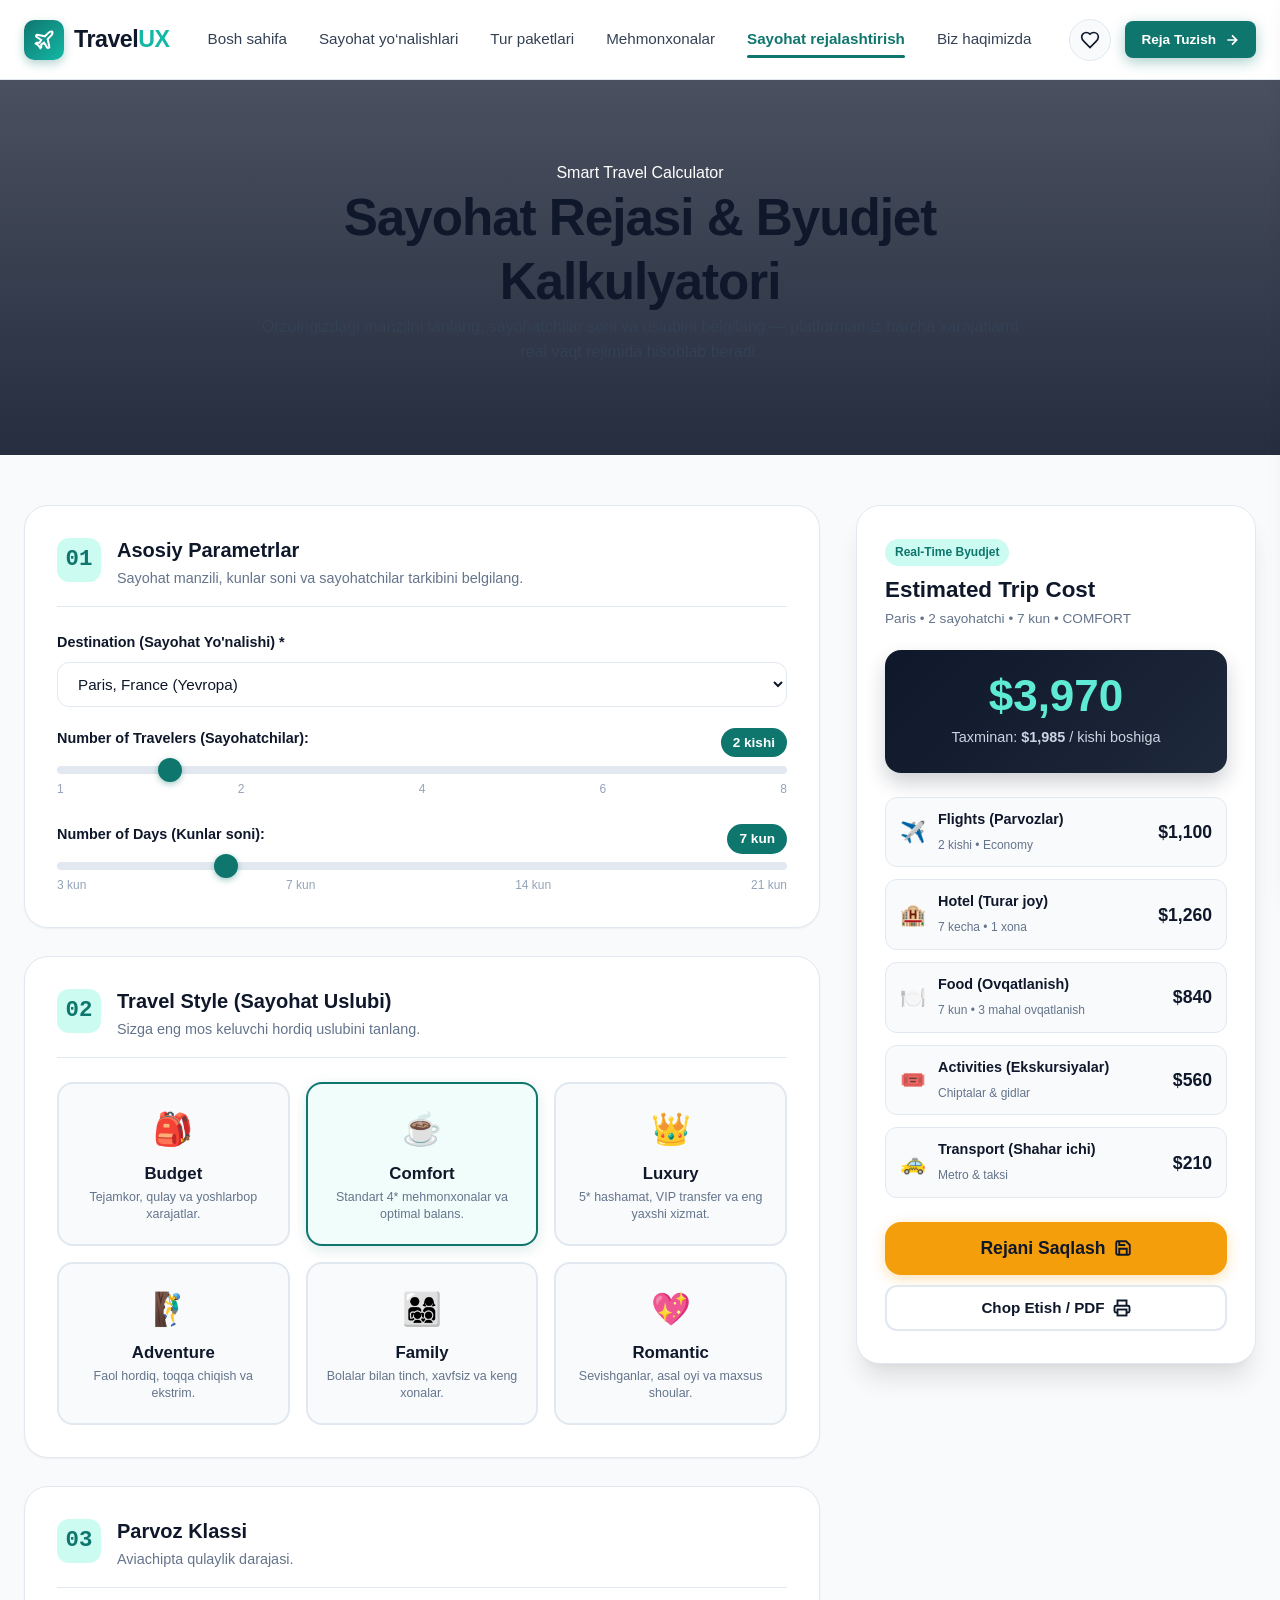
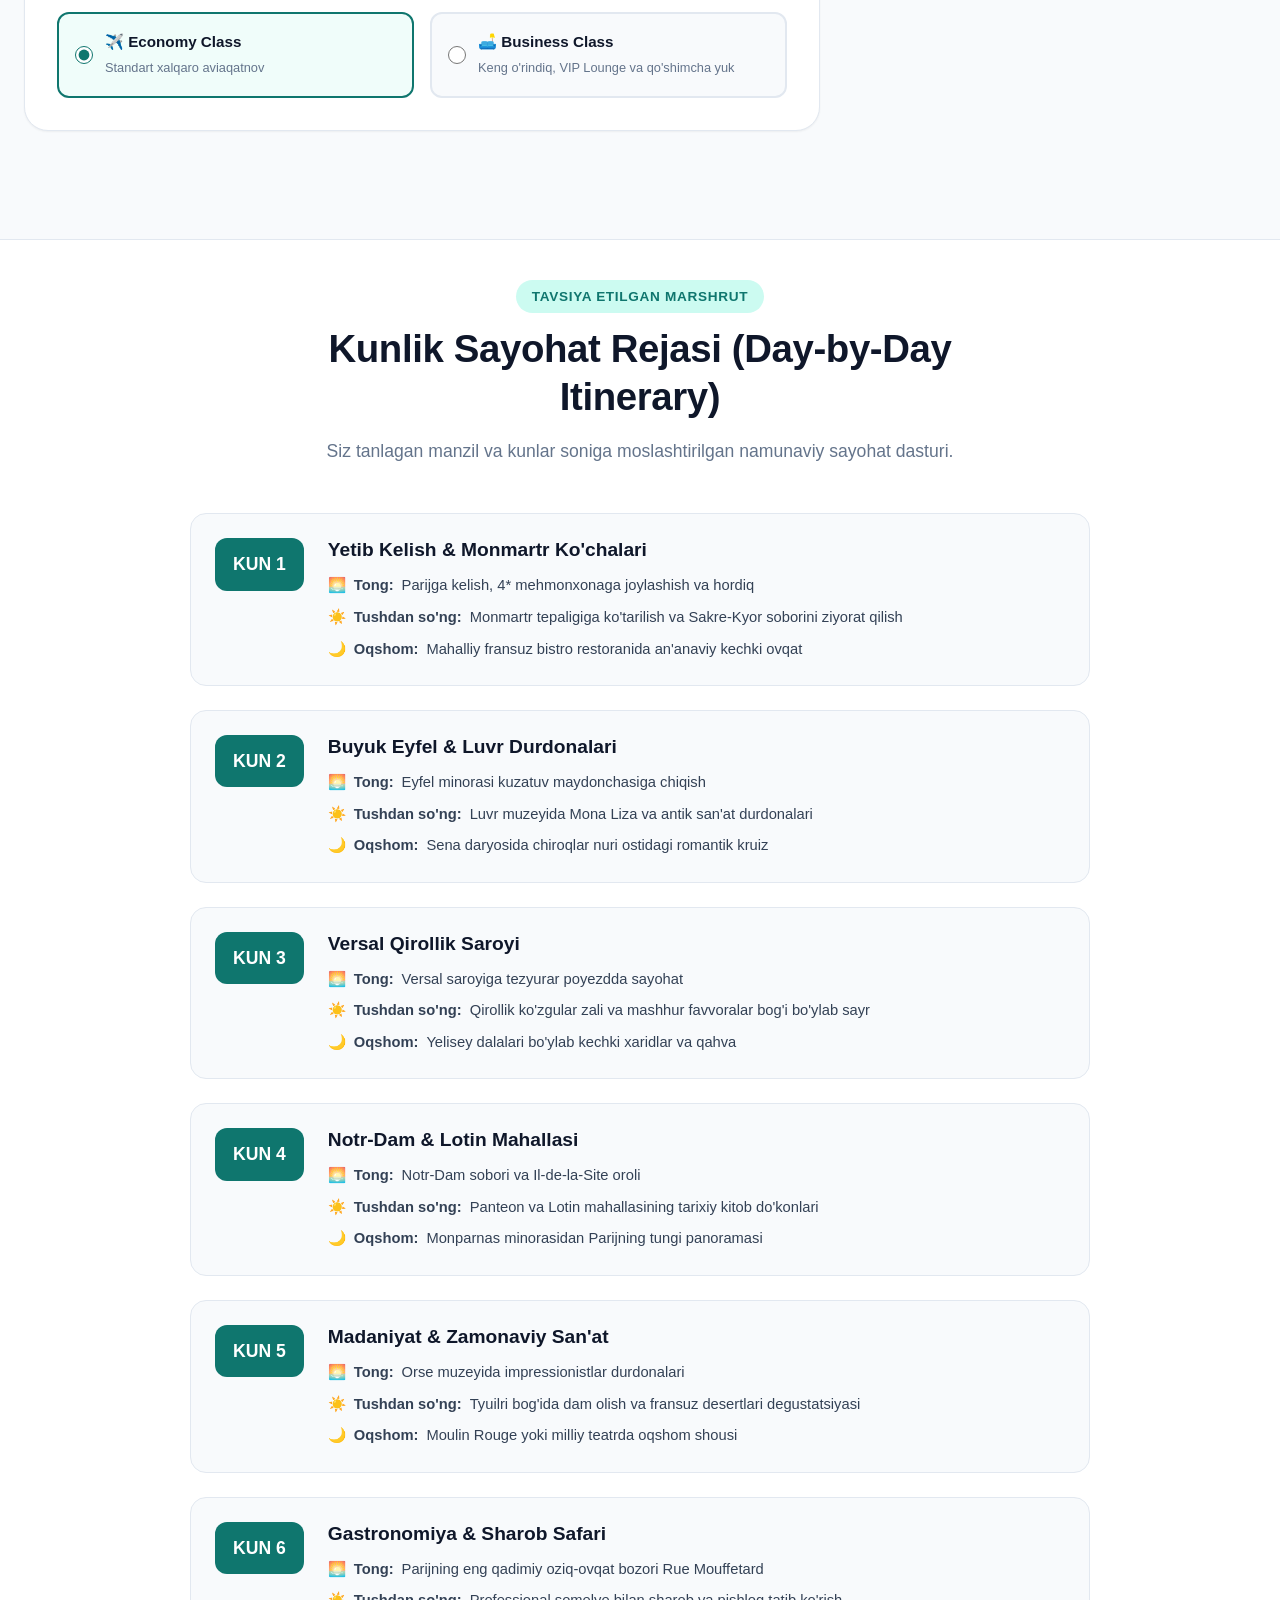
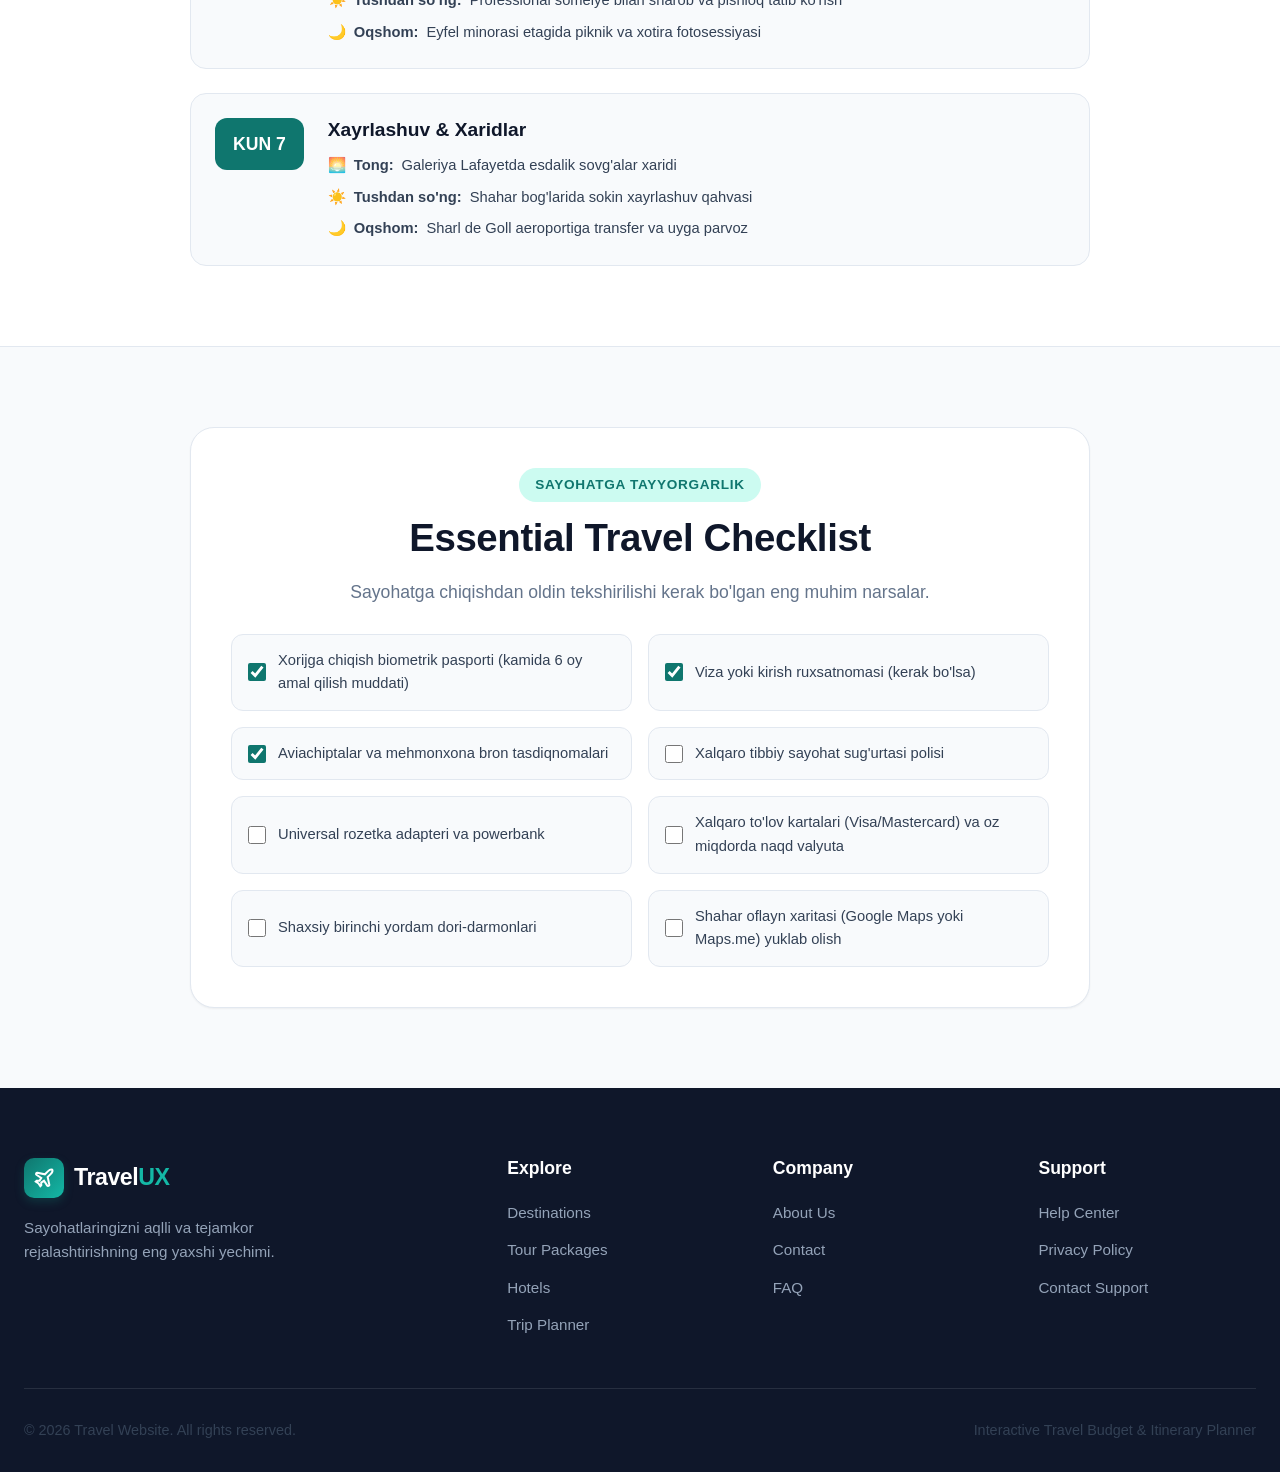
<file: travel-website/packages/06-trip-planner/trip-planner.html>
<!DOCTYPE html>
<html lang="uz">
<head>
  <meta charset="UTF-8">
  <meta name="viewport" content="width=device-width, initial-scale=1.0">
  <title>Sayohat Rejalashtirish & Byudjet Kalkulyatori | TravelUX</title>
  <meta name="description" content="Interaktiv sayohat byudjeti kalkulyatori. Parvoz, mehmonxona, ovqatlanish, transport va ekskursiya xarajatlarini aniq hisoblang.">
  
  <link rel="stylesheet" href="../../assets/css/global.css">
  <link rel="stylesheet" href="trip-planner.css">
</head>
<body>

  <!-- =========================
       HEADER & NAVIGATION
       ========================= -->
  <header class="site-header" id="header">
    <div class="container nav-container">
      <a href="../../index.html" class="brand-logo" aria-label="TravelUX Bosh sahifa">
        <span class="logo-icon">
          <svg width="22" height="22" viewBox="0 0 24 24" fill="none" stroke="currentColor" stroke-width="2.2">
            <path d="M17.8 19.2 16 11l3.5-3.5C21 6 21.5 4 21 3c-1-.5-3 0-4.5 1.5L13 8 4.8 6.2c-.5-.1-.9.1-1.1.5l-.3.5c-.2.5-.1 1 .3 1.3L9 12l-2 3H4l-1 1 3 2 2 3 1-1v-3l3-2 3.5 5.3c.3.4.8.5 1.3.3l.5-.2c.4-.3.6-.7.5-1.2z"/>
          </svg>
        </span>
        <span>Travel<span class="accent-text">UX</span></span>
      </a>

      <!-- Dinamik Render Qilinadigan Navbar -->
      <nav class="nav-menu" id="desktop-nav" aria-label="Asosiy menyu"></nav>

      <!-- Action buttons -->
      <div class="nav-actions">
        <button class="fav-nav-btn" id="open-favorites-btn" aria-label="Sevimlilar ro'yxati" title="Saqlanganlar">
          <svg width="20" height="20" viewBox="0 0 24 24" fill="none" stroke="currentColor" stroke-width="2">
            <path d="M19 14c1.49-1.46 3-3.21 3-5.5A5.5 5.5 0 0 0 16.5 3c-1.76 0-3 .5-4.5 2-1.5-1.5-2.74-2-4.5-2A5.5 5.5 0 0 0 2 8.5c0 2.3 1.5 4.05 3 5.5l7 7Z"/>
          </svg>
          <span class="favorites-badge-count">0</span>
        </button>

        <a href="trip-planner.html" class="btn btn-primary btn-sm">
          <span>Reja Tuzish</span>
          <svg width="16" height="16" viewBox="0 0 24 24" fill="none" stroke="currentColor" stroke-width="2.5"><path d="M5 12h14M12 5l7 7-7 7"/></svg>
        </a>

        <button class="mobile-toggle" id="mobile-toggle-btn" aria-label="Mobil menyu">
          <span></span><span></span><span></span>
        </button>
      </div>
    </div>
  </header>

  <!-- Mobile Drawer Menu -->
  <div class="mobile-menu-overlay" id="mobile-overlay"></div>
  <div class="mobile-menu-drawer" id="mobile-drawer">
    <div class="mobile-menu-header">
      <a href="../../index.html" class="brand-logo">
        <span class="logo-icon"><svg width="18" height="18" viewBox="0 0 24 24" fill="none" stroke="currentColor" stroke-width="2"><path d="M17.8 19.2 16 11l3.5-3.5C21 6 21.5 4 21 3c-1-.5-3 0-4.5 1.5L13 8 4.8 6.2c-.5-.1-.9.1-1.1.5l-.3.5c-.2.5-.1 1 .3 1.3L9 12l-2 3H4l-1 1 3 2 2 3 1-1v-3l3-2 3.5 5.3c.3.4.8.5 1.3.3l.5-.2c.4-.3.6-.7.5-1.2z"/></svg></span>
        <span>Travel<span class="accent-text">UX</span></span>
      </a>
      <button class="drawer-close-btn" id="close-mobile-menu">&times;</button>
    </div>
    <div class="mobile-nav-links" id="mobile-nav"></div>
  </div>

  <main>
    <!-- =========================
         PAGE HERO BANNER
         ========================= -->
    <section class="planner-hero">
      <div class="planner-hero-overlay"></div>
      <div class="container planner-hero-container">
        <span class="hero-tag">Smart Travel Calculator</span>
        <h1 class="page-title">Sayohat Rejasi &amp; Byudjet Kalkulyatori</h1>
        <p class="page-subtitle">
          Orzuingizdagi manzilni tanlang, sayohatchilar soni va uslubini belgilang — platformamiz barcha xarajatlarni real vaqt rejimida hisoblab beradi.
        </p>
      </div>
    </section>

    <!-- =========================
         INTERACTIVE PLANNER ENGINE
         ========================= -->
    <section class="planner-workspace-section">
      <div class="container planner-layout">
        <!-- Left: Configuration Form -->
        <div class="planner-form-col">
          <!-- Step 1: Destination & Parameters -->
          <div class="planner-card">
            <div class="planner-step-header">
              <span class="step-num">01</span>
              <div>
                <h3 class="step-heading">Asosiy Parametrlar</h3>
                <p class="step-sub">Sayohat manzili, kunlar soni va sayohatchilar tarkibini belgilang.</p>
              </div>
            </div>

            <!-- Destination selector -->
            <div class="form-group">
              <label class="form-label" for="planner-destination">Destination (Sayohat Yo'nalishi) *</label>
              <select id="planner-destination" class="form-control">
                <option value="1" data-city="Paris" data-flight="550" data-hotel="180" data-food="60" data-act="40" data-trans="15">Paris, France (Yevropa)</option>
                <option value="2" data-city="Dubai" data-flight="420" data-hotel="220" data-food="70" data-act="55" data-trans="25">Dubai, UAE (Yaqin Sharq)</option>
                <option value="3" data-city="Istanbul" data-flight="340" data-hotel="110" data-food="35" data-act="25" data-trans="10">Istanbul, Turkey (Sharqona)</option>
                <option value="4" data-city="Tokyo" data-flight="850" data-hotel="210" data-food="75" data-act="50" data-trans="20">Tokyo, Japan (Osiyo)</option>
                <option value="5" data-city="Bali" data-flight="680" data-hotel="95" data-food="30" data-act="30" data-trans="15">Bali, Indonesia (Tropik)</option>
                <option value="6" data-city="Rome" data-flight="520" data-hotel="160" data-food="55" data-act="40" data-trans="15">Rome, Italy (Tarixiy)</option>
                <option value="7" data-city="London" data-flight="620" data-hotel="230" data-food="80" data-act="50" data-trans="25">London, UK (Qirollik)</option>
                <option value="8" data-city="Maldives" data-flight="750" data-hotel="390" data-food="95" data-act="75" data-trans="40">Maldives (Romantik Hordiq)</option>
              </select>
            </div>

            <!-- Sliders for Days and Travelers -->
            <div class="slider-row">
              <div class="slider-field">
                <div class="slider-header">
                  <label class="form-label" for="planner-travelers">Number of Travelers (Sayohatchilar):</label>
                  <span class="slider-value-badge" id="travelers-badge">2 kishi</span>
                </div>
                <input type="range" id="planner-travelers" min="1" max="8" value="2" class="range-slider">
                <div class="slider-ticks">
                  <span>1</span><span>2</span><span>4</span><span>6</span><span>8</span>
                </div>
              </div>

              <div class="slider-field">
                <div class="slider-header">
                  <label class="form-label" for="planner-days">Number of Days (Kunlar soni):</label>
                  <span class="slider-value-badge" id="days-badge">7 kun</span>
                </div>
                <input type="range" id="planner-days" min="3" max="21" value="7" class="range-slider">
                <div class="slider-ticks">
                  <span>3 kun</span><span>7 kun</span><span>14 kun</span><span>21 kun</span>
                </div>
              </div>
            </div>
          </div>

          <!-- Step 2: Travel Style -->
          <div class="planner-card">
            <div class="planner-step-header">
              <span class="step-num">02</span>
              <div>
                <h3 class="step-heading">Travel Style (Sayohat Uslubi)</h3>
                <p class="step-sub">Sizga eng mos keluvchi hordiq uslubini tanlang.</p>
              </div>
            </div>

            <div class="travel-styles-grid">
              <!-- Budget -->
              <div class="style-card" data-style="budget" data-mult="0.75">
                <div class="style-icon">🎒</div>
                <h4 class="style-title">Budget</h4>
                <p class="style-desc">Tejamkor, qulay va yoshlarbop xarajatlar.</p>
              </div>

              <!-- Comfort (Default) -->
              <div class="style-card active" data-style="comfort" data-mult="1.0">
                <div class="style-icon">☕</div>
                <h4 class="style-title">Comfort</h4>
                <p class="style-desc">Standart 4* mehmonxonalar va optimal balans.</p>
              </div>

              <!-- Luxury -->
              <div class="style-card" data-style="luxury" data-mult="1.85">
                <div class="style-icon">👑</div>
                <h4 class="style-title">Luxury</h4>
                <p class="style-desc">5* hashamat, VIP transfer va eng yaxshi xizmat.</p>
              </div>

              <!-- Adventure -->
              <div class="style-card" data-style="adventure" data-mult="1.15">
                <div class="style-icon">🧗‍♂️</div>
                <h4 class="style-title">Adventure</h4>
                <p class="style-desc">Faol hordiq, toqqa chiqish va ekstrim.</p>
              </div>

              <!-- Family -->
              <div class="style-card" data-style="family" data-mult="1.2">
                <div class="style-icon">👨‍👩‍👧‍👦</div>
                <h4 class="style-title">Family</h4>
                <p class="style-desc">Bolalar bilan tinch, xavfsiz va keng xonalar.</p>
              </div>

              <!-- Romantic -->
              <div class="style-card" data-style="romantic" data-mult="1.35">
                <div class="style-icon">💖</div>
                <h4 class="style-title">Romantic</h4>
                <p class="style-desc">Sevishganlar, asal oyi va maxsus shoular.</p>
              </div>
            </div>
          </div>

          <!-- Step 3: Flight Class -->
          <div class="planner-card">
            <div class="planner-step-header">
              <span class="step-num">03</span>
              <div>
                <h3 class="step-heading">Parvoz Klassi</h3>
                <p class="step-sub">Aviachipta qulaylik darajasi.</p>
              </div>
            </div>

            <div class="flight-class-selector">
              <label class="flight-opt active">
                <input type="radio" name="flight-class" value="1.0" checked>
                <div class="flight-opt-content">
                  <span class="opt-name">✈️ Economy Class</span>
                  <span class="opt-sub">Standart xalqaro aviaqatnov</span>
                </div>
              </label>

              <label class="flight-opt">
                <input type="radio" name="flight-class" value="2.2">
                <div class="flight-opt-content">
                  <span class="opt-name">🛋️ Business Class</span>
                  <span class="opt-sub">Keng o'rindiq, VIP Lounge va qo'shimcha yuk</span>
                </div>
              </label>
            </div>
          </div>
        </div>

        <!-- Right: Real-time Budget Calculation Output -->
        <aside class="planner-output-col">
          <div class="cost-summary-card">
            <div class="cost-header">
              <span class="badge badge-teal">Real-Time Byudjet</span>
              <h3 class="cost-card-title">Estimated Trip Cost</h3>
              <p class="cost-card-sub" id="trip-meta-subtitle">Paris &bull; 2 sayohatchi &bull; 7 kun &bull; Comfort</p>
            </div>

            <!-- Total display -->
            <div class="total-cost-block">
              <div class="total-big-price" id="calc-total-amount">$2,840</div>
              <div class="per-person-price">Taxminan: <strong id="calc-per-person">$1,420</strong> / kishi boshiga</div>
            </div>

            <!-- Breakdown list -->
            <div class="cost-breakdown-list">
              <!-- Flights -->
              <div class="cost-item">
                <div class="cost-item-left">
                  <span class="cost-icon flight-icon">✈️</span>
                  <div>
                    <span class="cost-name">Flights (Parvozlar)</span>
                    <span class="cost-sub" id="calc-flights-sub">2 kishi borish-kelish</span>
                  </div>
                </div>
                <span class="cost-val" id="calc-flights-val">$1,100</span>
              </div>

              <!-- Hotel -->
              <div class="cost-item">
                <div class="cost-item-left">
                  <span class="cost-icon hotel-icon">🏨</span>
                  <div>
                    <span class="cost-name">Hotel (Turar joy)</span>
                    <span class="cost-sub" id="calc-hotel-sub">7 kecha &bull; 1 xona</span>
                  </div>
                </div>
                <span class="cost-val" id="calc-hotel-val">$1,260</span>
              </div>

              <!-- Food -->
              <div class="cost-item">
                <div class="cost-item-left">
                  <span class="cost-icon food-icon">🍽️</span>
                  <div>
                    <span class="cost-name">Food (Ovqatlanish)</span>
                    <span class="cost-sub" id="calc-food-sub">Nonushta, tushlik &amp; kechki</span>
                  </div>
                </div>
                <span class="cost-val" id="calc-food-val">$420</span>
              </div>

              <!-- Activities -->
              <div class="cost-item">
                <div class="cost-item-left">
                  <span class="cost-icon act-icon">🎟️</span>
                  <div>
                    <span class="cost-name">Activities (Ekskursiyalar)</span>
                    <span class="cost-sub">Chiptalar &amp; gidlar</span>
                  </div>
                </div>
                <span class="cost-val" id="calc-activities-val">$280</span>
              </div>

              <!-- Transport -->
              <div class="cost-item">
                <div class="cost-item-left">
                  <span class="cost-icon trans-icon">🚕</span>
                  <div>
                    <span class="cost-name">Transport (Shahar ichi)</span>
                    <span class="cost-sub">Metro &amp; taksi</span>
                  </div>
                </div>
                <span class="cost-val" id="calc-trans-val">$105</span>
              </div>
            </div>

            <!-- Action buttons -->
            <div class="planner-actions">
              <button class="btn btn-accent btn-lg" id="save-plan-btn" style="width: 100%;">
                <span>Rejani Saqlash</span>
                <svg width="18" height="18" viewBox="0 0 24 24" fill="none" stroke="currentColor" stroke-width="2.5"><path d="M19 21H5a2 2 0 0 1-2-2V5a2 2 0 0 1 2-2h11l5 5v11a2 2 0 0 1-2 2z"/><polyline points="17 21 17 13 7 13 7 21"/><polyline points="7 3 7 8 15 8"/></svg>
              </button>

              <button class="btn btn-outline" id="print-plan-btn" style="width: 100%; margin-top: 10px;">
                <span>Chop Etish / PDF</span>
                <svg width="18" height="18" viewBox="0 0 24 24" fill="none" stroke="currentColor" stroke-width="2.5"><polyline points="6 9 6 2 18 2 18 9"/><path d="M6 18H4a2 2 0 0 1-2-2v-5a2 2 0 0 1 2-2h16a2 2 0 0 1 2 2v5a2 2 0 0 1-2 2h-2"/><rect x="6" y="14" width="12" height="8"/></svg>
              </button>
            </div>
          </div>
        </aside>
      </div>
    </section>

    <!-- =========================
         DAY-BY-DAY ITINERARY GENERATOR
         ========================= -->
    <section class="itinerary-section">
      <div class="container">
        <div class="section-header">
          <span class="section-badge">Tavsiya Etilgan Marshrut</span>
          <h2 class="section-title">Kunlik Sayohat Rejasi (Day-by-Day Itinerary)</h2>
          <p class="section-subtitle">
            Siz tanlagan manzil va kunlar soniga moslashtirilgan namunaviy sayohat dasturi.
          </p>
        </div>

        <div class="itinerary-timeline" id="itinerary-timeline-container">
          <!-- Dinamik ravishda JS orqali generatsiya qilinadi -->
        </div>
      </div>
    </section>

    <!-- =========================
         PACKING CHECKLIST
         ========================= -->
    <section class="checklist-section">
      <div class="container">
        <div class="checklist-card">
          <div class="section-header" style="margin-bottom: 28px;">
            <span class="section-badge">Sayohatga Tayyorgarlik</span>
            <h2 class="section-title">Essential Travel Checklist</h2>
            <p class="section-subtitle">Sayohatga chiqishdan oldin tekshirilishi kerak bo'lgan eng muhim narsalar.</p>
          </div>

          <div class="checklist-grid" id="checklist-container">
            <label class="check-box-item">
              <input type="checkbox" checked>
              <span>Xorijga chiqish biometrik pasporti (kamida 6 oy amal qilish muddati)</span>
            </label>
            <label class="check-box-item">
              <input type="checkbox" checked>
              <span>Viza yoki kirish ruxsatnomasi (kerak bo'lsa)</span>
            </label>
            <label class="check-box-item">
              <input type="checkbox" checked>
              <span>Aviachiptalar va mehmonxona bron tasdiqnomalari</span>
            </label>
            <label class="check-box-item">
              <input type="checkbox">
              <span>Xalqaro tibbiy sayohat sug'urtasi polisi</span>
            </label>
            <label class="check-box-item">
              <input type="checkbox">
              <span>Universal rozetka adapteri va powerbank</span>
            </label>
            <label class="check-box-item">
              <input type="checkbox">
              <span>Xalqaro to'lov kartalari (Visa/Mastercard) va oz miqdorda naqd valyuta</span>
            </label>
            <label class="check-box-item">
              <input type="checkbox">
              <span>Shaxsiy birinchi yordam dori-darmonlari</span>
            </label>
            <label class="check-box-item">
              <input type="checkbox">
              <span>Shahar oflayn xaritasi (Google Maps yoki Maps.me) yuklab olish</span>
            </label>
          </div>
        </div>
      </div>
    </section>
  </main>

  <!-- =========================
       FOOTER
       ========================= -->
  <footer class="site-footer">
    <div class="container">
      <div class="footer-top">
        <div class="footer-brand">
          <a href="../../index.html" class="brand-logo">
            <span class="logo-icon"><svg width="22" height="22" viewBox="0 0 24 24" fill="none" stroke="currentColor" stroke-width="2.2"><path d="M17.8 19.2 16 11l3.5-3.5C21 6 21.5 4 21 3c-1-.5-3 0-4.5 1.5L13 8 4.8 6.2c-.5-.1-.9.1-1.1.5l-.3.5c-.2.5-.1 1 .3 1.3L9 12l-2 3H4l-1 1 3 2 2 3 1-1v-3l3-2 3.5 5.3c.3.4.8.5 1.3.3l.5-.2c.4-.3.6-.7.5-1.2z"/></svg></span>
            <span>Travel<span class="accent-text">UX</span></span>
          </a>
          <p>Sayohatlaringizni aqlli va tejamkor rejalashtirishning eng yaxshi yechimi.</p>
        </div>

        <div class="footer-col">
          <h4>Explore</h4>
          <ul class="footer-links">
            <li><a href="../02-destinations/destinations.html" class="footer-link">Destinations</a></li>
            <li><a href="../04-tour-packages/tour-packages.html" class="footer-link">Tour Packages</a></li>
            <li><a href="../05-hotels/hotels.html" class="footer-link">Hotels</a></li>
            <li><a href="trip-planner.html" class="footer-link">Trip Planner</a></li>
          </ul>
        </div>

        <div class="footer-col">
          <h4>Company</h4>
          <ul class="footer-links">
            <li><a href="../07-about/about.html" class="footer-link">About Us</a></li>
            <li><a href="../07-about/about.html#contact" class="footer-link">Contact</a></li>
            <li><a href="../07-about/about.html#faq" class="footer-link">FAQ</a></li>
          </ul>
        </div>

        <div class="footer-col">
          <h4>Support</h4>
          <ul class="footer-links">
            <li><a href="../07-about/about.html#faq" class="footer-link">Help Center</a></li>
            <li><a href="../07-about/about.html" class="footer-link">Privacy Policy</a></li>
            <li><a href="../07-about/about.html#contact" class="footer-link">Contact Support</a></li>
          </ul>
        </div>
      </div>

      <div class="footer-bottom">
        <p>&copy; 2026 Travel Website. All rights reserved.</p>
        <p>Interactive Travel Budget &amp; Itinerary Planner</p>
      </div>
    </div>
  </footer>

  <button id="back-to-top" aria-label="Yuqoriga qaytish">
    <svg width="22" height="22" viewBox="0 0 24 24" fill="none" stroke="currentColor" stroke-width="2.5"><polyline points="18 15 12 9 6 15"/></svg>
  </button>

  <script src="../../assets/js/travel-data.js"></script>
  <script src="trip-planner.js"></script>
</body>
</html>
</file>
<file: travel-website/assets/css/global.css>
/* ====================================================================
   TRAVEL WEBSITE - GLOBAL STYLES & DESIGN SYSTEM
   ==================================================================== */

/* =========================
   1. CSS VARIABLES & SYSTEM
   ========================= */
:root {
  /* Color System */
  --primary: #0F766E;
  --primary-hover: #0D655E;
  --primary-light: #CCFBF1;
  --secondary: #14B8A6;
  --secondary-hover: #0D9488;
  --accent: #F59E0B;
  --accent-hover: #D97706;
  --accent-light: #FEF3C7;
  --dark: #0F172A;
  --dark-surface: #1E293B;
  --background: #F8FAFC;
  --white: #FFFFFF;
  --text: #334155;
  --text-muted: #64748B;
  --text-light: #94A3B8;
  --border: #E2E8F0;
  --border-light: #F1F5F9;
  --danger: #EF4444;
  --success: #10B981;

  /* Typography */
  --font-main: -apple-system, BlinkMacSystemFont, "Segoe UI", Roboto, "Helvetica Neue", Arial, sans-serif;
  
  /* Elevation & Shadows */
  --shadow-sm: 0 1px 2px 0 rgba(0, 0, 0, 0.05);
  --shadow-md: 0 4px 6px -1px rgba(0, 0, 0, 0.08), 0 2px 4px -2px rgba(0, 0, 0, 0.05);
  --shadow-lg: 0 10px 15px -3px rgba(0, 0, 0, 0.08), 0 4px 6px -4px rgba(0, 0, 0, 0.04);
  --shadow-xl: 0 20px 25px -5px rgba(0, 0, 0, 0.1), 0 8px 10px -6px rgba(0, 0, 0, 0.05);

  /* Border Radii */
  --radius-sm: 8px;
  --radius-md: 12px;
  --radius-lg: 16px;
  --radius-xl: 24px;
  --radius-full: 9999px;

  /* Transitions */
  --transition-fast: all 0.15s ease-in-out;
  --transition: all 0.25s cubic-bezier(0.4, 0, 0.2, 1);
  --transition-slow: all 0.4s cubic-bezier(0.4, 0, 0.2, 1);

  /* Layout */
  --container-max: 1280px;
  --header-height: 80px;
}

/* =========================
   2. RESET & BASE ELEMENTS
   ========================= */
*, *::before, *::after {
  box-sizing: border-box;
  margin: 0;
  padding: 0;
}

html {
  font-size: 16px;
  scroll-behavior: smooth;
  -webkit-font-smoothing: antialiased;
}

body {
  font-family: var(--font-main);
  background-color: var(--background);
  color: var(--text);
  line-height: 1.6;
  overflow-x: hidden;
  min-height: 100vh;
  display: flex;
  flex-direction: column;
}

main {
  flex: 1;
}

img {
  max-width: 100%;
  height: auto;
  display: block;
  object-fit: cover;
}

a {
  color: inherit;
  text-decoration: none;
  transition: var(--transition-fast);
}

button, input, select, textarea {
  font-family: inherit;
  font-size: inherit;
  color: inherit;
}

button {
  cursor: pointer;
  border: none;
  background: none;
}

ul, ol {
  list-style: none;
}

.container {
  width: 100%;
  max-width: var(--container-max);
  margin-left: auto;
  margin-right: auto;
  padding-left: 24px;
  padding-right: 24px;
}

/* =========================
   3. TYPOGRAPHY & HEADINGS
   ========================= */
h1, h2, h3, h4, h5, h6 {
  color: var(--dark);
  font-weight: 700;
  line-height: 1.25;
}

h1 { font-size: clamp(2.25rem, 4vw, 3.5rem); letter-spacing: -0.02em; }
h2 { font-size: clamp(1.75rem, 3vw, 2.5rem); letter-spacing: -0.01em; }
h3 { font-size: clamp(1.25rem, 2vw, 1.75rem); }
h4 { font-size: 1.2rem; }

p {
  color: var(--text);
}

/* Section Header Styles */
.section-header {
  text-align: center;
  max-width: 680px;
  margin: 0 auto 48px auto;
}

.section-badge {
  display: inline-flex;
  align-items: center;
  gap: 8px;
  padding: 6px 16px;
  background: var(--primary-light);
  color: var(--primary);
  font-size: 0.85rem;
  font-weight: 600;
  border-radius: var(--radius-full);
  margin-bottom: 12px;
  text-transform: uppercase;
  letter-spacing: 0.05em;
}

.section-title {
  margin-bottom: 16px;
}

.section-subtitle {
  color: var(--text-muted);
  font-size: 1.1rem;
}

/* =========================
   4. BUTTONS & BADGES
   ========================= */
.btn {
  display: inline-flex;
  align-items: center;
  justify-content: center;
  gap: 8px;
  padding: 12px 24px;
  font-weight: 600;
  font-size: 0.95rem;
  border-radius: var(--radius-md);
  transition: var(--transition);
  text-align: center;
  white-space: nowrap;
}

.btn-primary {
  background-color: var(--primary);
  color: var(--white);
  box-shadow: 0 4px 14px rgba(15, 118, 110, 0.35);
}

.btn-primary:hover {
  background-color: var(--primary-hover);
  transform: translateY(-2px);
  box-shadow: 0 6px 20px rgba(15, 118, 110, 0.45);
}

.btn-secondary {
  background-color: var(--secondary);
  color: var(--white);
}

.btn-secondary:hover {
  background-color: var(--secondary-hover);
  transform: translateY(-2px);
}

.btn-accent {
  background-color: var(--accent);
  color: var(--dark);
  font-weight: 700;
  box-shadow: 0 4px 14px rgba(245, 158, 11, 0.3);
}

.btn-accent:hover {
  background-color: var(--accent-hover);
  color: var(--white);
  transform: translateY(-2px);
}

.btn-outline {
  border: 2px solid var(--border);
  color: var(--dark);
  background: var(--white);
}

.btn-outline:hover {
  border-color: var(--primary);
  color: var(--primary);
  background: var(--primary-light);
}

.btn-white {
  background: var(--white);
  color: var(--dark);
}

.btn-white:hover {
  background: #f1f5f9;
  transform: translateY(-2px);
}

.btn-sm {
  padding: 8px 16px;
  font-size: 0.85rem;
  border-radius: var(--radius-sm);
}

.btn-lg {
  padding: 16px 32px;
  font-size: 1.1rem;
  border-radius: var(--radius-lg);
}

.btn:focus-visible {
  outline: 3px solid var(--secondary);
  outline-offset: 2px;
}

/* Badges */
.badge {
  display: inline-flex;
  align-items: center;
  padding: 4px 10px;
  border-radius: var(--radius-full);
  font-size: 0.75rem;
  font-weight: 700;
}

.badge-teal { background: var(--primary-light); color: var(--primary); }
.badge-amber { background: var(--accent-light); color: #B45309; }
.badge-rose { background: #FFE4E6; color: #E11D48; }

/* =========================
   5. NAVIGATION BAR & HEADER
   ========================= */
.site-header {
  position: sticky;
  top: 0;
  z-index: 100;
  height: var(--header-height);
  background: rgba(255, 255, 255, 0.92);
  backdrop-filter: blur(12px);
  -webkit-backdrop-filter: blur(12px);
  border-bottom: 1px solid var(--border);
  display: flex;
  align-items: center;
  transition: var(--transition);
}

.site-header.scrolled {
  box-shadow: var(--shadow-md);
  height: 70px;
}

.nav-container {
  display: flex;
  align-items: center;
  justify-content: space-between;
  width: 100%;
}

.brand-logo {
  display: flex;
  align-items: center;
  gap: 10px;
  font-size: 1.45rem;
  font-weight: 800;
  color: var(--dark);
  letter-spacing: -0.02em;
}

.brand-logo .logo-icon {
  width: 40px;
  height: 40px;
  background: linear-gradient(135deg, var(--primary) 0%, var(--secondary) 100%);
  border-radius: 10px;
  display: flex;
  align-items: center;
  justify-content: center;
  color: var(--white);
  box-shadow: 0 4px 10px rgba(15, 118, 110, 0.3);
}

.brand-logo span.accent-text {
  color: var(--secondary);
}

.nav-menu {
  display: flex;
  align-items: center;
  gap: 32px;
}

.nav-link {
  font-weight: 500;
  font-size: 0.95rem;
  color: var(--text);
  position: relative;
  padding: 6px 0;
}

.nav-link:hover {
  color: var(--primary);
}

.nav-link.active {
  color: var(--primary);
  font-weight: 600;
}

.nav-link.active::after {
  content: "";
  position: absolute;
  bottom: 0;
  left: 0;
  width: 100%;
  height: 2.5px;
  background: var(--primary);
  border-radius: var(--radius-full);
}

.nav-actions {
  display: flex;
  align-items: center;
  gap: 14px;
}

.fav-nav-btn {
  position: relative;
  display: flex;
  align-items: center;
  justify-content: center;
  width: 42px;
  height: 42px;
  border-radius: var(--radius-full);
  background: var(--background);
  border: 1px solid var(--border);
  color: var(--dark);
  transition: var(--transition-fast);
}

.fav-nav-btn:hover {
  background: var(--white);
  border-color: var(--danger);
  color: var(--danger);
  box-shadow: var(--shadow-sm);
}

.favorites-badge-count {
  position: absolute;
  top: -4px;
  right: -4px;
  background: var(--danger);
  color: var(--white);
  font-size: 0.7rem;
  font-weight: 700;
  width: 20px;
  height: 20px;
  border-radius: var(--radius-full);
  display: none;
  align-items: center;
  justify-content: center;
  border: 2px solid var(--white);
}

.mobile-toggle {
  display: none;
  flex-direction: column;
  justify-content: space-around;
  width: 32px;
  height: 28px;
  background: transparent;
  cursor: pointer;
  padding: 0;
}

.mobile-toggle span {
  width: 100%;
  height: 3px;
  background: var(--dark);
  border-radius: 2px;
  transition: var(--transition);
}

.mobile-menu-overlay {
  display: none;
  position: fixed;
  inset: 0;
  background: rgba(15, 23, 42, 0.6);
  backdrop-filter: blur(4px);
  z-index: 1000;
  opacity: 0;
  transition: opacity 0.3s ease;
}

.mobile-menu-drawer {
  position: fixed;
  top: 0;
  right: -320px;
  width: 300px;
  height: 100%;
  background: var(--white);
  z-index: 1001;
  padding: 30px 24px;
  display: flex;
  flex-direction: column;
  box-shadow: -5px 0 25px rgba(0, 0, 0, 0.15);
  transition: right 0.3s cubic-bezier(0.4, 0, 0.2, 1);
  overflow-y: auto;
}

.mobile-menu-overlay.open {
  display: block;
  opacity: 1;
}

.mobile-menu-drawer.open {
  right: 0;
}

.mobile-menu-header {
  display: flex;
  align-items: center;
  justify-content: space-between;
  margin-bottom: 30px;
  padding-bottom: 16px;
  border-bottom: 1px solid var(--border);
}

.mobile-nav-links {
  display: flex;
  flex-direction: column;
  gap: 18px;
  margin-bottom: 30px;
}

.mobile-nav-link {
  font-size: 1.1rem;
  font-weight: 600;
  color: var(--dark);
  padding: 8px 0;
  display: flex;
  align-items: center;
  justify-content: space-between;
}

.mobile-nav-link.active {
  color: var(--primary);
}

/* =========================
   6. CARD DESIGNS
   ========================= */

/* Destination Card */
.destination-card {
  background: var(--white);
  border-radius: var(--radius-lg);
  overflow: hidden;
  box-shadow: var(--shadow-sm);
  border: 1px solid var(--border-light);
  transition: var(--transition);
  display: flex;
  flex-direction: column;
  position: relative;
}

.destination-card:hover {
  transform: translateY(-6px);
  box-shadow: var(--shadow-xl);
  border-color: rgba(20, 184, 166, 0.3);
}

.card-image-wrap {
  position: relative;
  width: 100%;
  height: 240px;
  overflow: hidden;
  background: #E2E8F0;
}

.card-image-wrap img {
  width: 100%;
  height: 100%;
  transition: transform 0.5s ease;
}

.destination-card:hover .card-image-wrap img {
  transform: scale(1.06);
}

.card-badge {
  position: absolute;
  top: 14px;
  left: 14px;
  background: rgba(15, 23, 42, 0.75);
  backdrop-filter: blur(6px);
  color: var(--white);
  padding: 4px 10px;
  border-radius: var(--radius-full);
  font-size: 0.75rem;
  font-weight: 600;
  z-index: 2;
}

.favorite-btn {
  position: absolute;
  top: 12px;
  right: 12px;
  width: 38px;
  height: 38px;
  background: rgba(255, 255, 255, 0.9);
  backdrop-filter: blur(4px);
  border-radius: var(--radius-full);
  display: flex;
  align-items: center;
  justify-content: center;
  color: var(--dark);
  z-index: 2;
  transition: var(--transition-fast);
  box-shadow: 0 2px 8px rgba(0, 0, 0, 0.12);
}

.favorite-btn:hover {
  transform: scale(1.12);
  background: var(--white);
}

.favorite-btn.active svg {
  fill: var(--danger);
  stroke: var(--danger);
  animation: heartPulse 0.3s ease-out;
}

@keyframes heartPulse {
  0% { transform: scale(1); }
  50% { transform: scale(1.3); }
  100% { transform: scale(1); }
}

.card-body {
  padding: 20px;
  display: flex;
  flex-direction: column;
  flex: 1;
}

.card-header-meta {
  display: flex;
  justify-content: space-between;
  align-items: center;
  margin-bottom: 8px;
}

.card-location {
  display: flex;
  align-items: center;
  gap: 4px;
  font-size: 0.85rem;
  font-weight: 600;
  color: var(--primary);
  text-transform: uppercase;
  letter-spacing: 0.04em;
}

.card-rating {
  display: flex;
  align-items: center;
  gap: 4px;
  font-size: 0.9rem;
  font-weight: 700;
  color: var(--dark);
}

.card-rating .star {
  color: var(--accent);
}

.card-title {
  font-size: 1.3rem;
  margin-bottom: 8px;
  color: var(--dark);
}

.card-desc {
  font-size: 0.9rem;
  color: var(--text-muted);
  margin-bottom: 18px;
  line-height: 1.5;
  display: -webkit-box;
  -webkit-line-clamp: 2;
  -webkit-box-orient: vertical;
  overflow: hidden;
  flex: 1;
}

.card-footer {
  display: flex;
  align-items: center;
  justify-content: space-between;
  padding-top: 16px;
  border-top: 1px solid var(--border-light);
}

.card-price-block .price-label {
  display: block;
  font-size: 0.75rem;
  color: var(--text-muted);
  text-transform: uppercase;
}

.card-price-block .price-amount {
  font-size: 1.35rem;
  font-weight: 800;
  color: var(--dark);
}

/* Tour Package Card */
.package-card {
  background: var(--white);
  border-radius: var(--radius-lg);
  overflow: hidden;
  box-shadow: var(--shadow-sm);
  border: 1px solid var(--border-light);
  transition: var(--transition);
  display: flex;
  flex-direction: column;
  position: relative;
}

.package-card:hover {
  transform: translateY(-6px);
  box-shadow: var(--shadow-xl);
}

.discount-badge {
  position: absolute;
  bottom: 14px;
  left: 14px;
  background: var(--danger);
  color: var(--white);
  padding: 4px 10px;
  border-radius: var(--radius-full);
  font-size: 0.8rem;
  font-weight: 700;
  box-shadow: 0 2px 6px rgba(239, 68, 68, 0.4);
}

.package-duration {
  position: absolute;
  bottom: 14px;
  right: 14px;
  background: rgba(15, 23, 42, 0.8);
  backdrop-filter: blur(4px);
  color: var(--white);
  padding: 4px 10px;
  border-radius: var(--radius-full);
  font-size: 0.75rem;
  font-weight: 600;
  display: flex;
  align-items: center;
  gap: 4px;
}

.package-includes-tags {
  display: flex;
  flex-wrap: wrap;
  gap: 6px;
  margin: 12px 0 16px 0;
}

.include-tag {
  background: var(--background);
  color: var(--text);
  font-size: 0.75rem;
  padding: 3px 8px;
  border-radius: 4px;
  border: 1px solid var(--border);
}

.price-strike {
  font-size: 0.95rem;
  color: var(--text-light);
  text-decoration: line-through;
  margin-right: 6px;
}

/* Hotel Card */
.hotel-card {
  background: var(--white);
  border-radius: var(--radius-lg);
  overflow: hidden;
  box-shadow: var(--shadow-sm);
  border: 1px solid var(--border-light);
  transition: var(--transition);
  display: flex;
  flex-direction: column;
}

.hotel-card:hover {
  transform: translateY(-6px);
  box-shadow: var(--shadow-xl);
}

.hotel-amenities {
  display: flex;
  flex-wrap: wrap;
  gap: 8px;
  margin: 12px 0;
}

.hotel-amenity-pill {
  background: var(--primary-light);
  color: var(--primary);
  font-size: 0.75rem;
  font-weight: 600;
  padding: 4px 10px;
  border-radius: var(--radius-full);
}

/* =========================
   7. FOOTER
   ========================= */
.site-footer {
  background: var(--dark);
  color: #94A3B8;
  padding-top: 70px;
  padding-bottom: 30px;
  margin-top: auto;
}

.footer-top {
  display: grid;
  grid-template-columns: 2fr 1fr 1fr 1fr;
  gap: 48px;
  margin-bottom: 50px;
}

.footer-brand .brand-logo {
  color: var(--white);
  margin-bottom: 18px;
}

.footer-brand p {
  color: #94A3B8;
  font-size: 0.95rem;
  line-height: 1.6;
  margin-bottom: 24px;
  max-width: 320px;
}

.footer-col h4 {
  color: var(--white);
  font-size: 1.1rem;
  margin-bottom: 20px;
  position: relative;
}

.footer-links {
  display: flex;
  flex-direction: column;
  gap: 12px;
}

.footer-link {
  color: #94A3B8;
  font-size: 0.95rem;
  transition: var(--transition-fast);
}

.footer-link:hover {
  color: var(--secondary);
  transform: translateX(4px);
}

.social-links {
  display: flex;
  gap: 12px;
}

.social-icon-btn {
  width: 40px;
  height: 40px;
  background: rgba(255, 255, 255, 0.08);
  border-radius: var(--radius-full);
  display: flex;
  align-items: center;
  justify-content: center;
  color: var(--white);
  transition: var(--transition-fast);
}

.social-icon-btn:hover {
  background: var(--secondary);
  color: var(--white);
  transform: translateY(-3px);
}

.footer-bottom {
  padding-top: 30px;
  border-top: 1px solid rgba(255, 255, 255, 0.1);
  display: flex;
  align-items: center;
  justify-content: space-between;
  font-size: 0.9rem;
}

/* =========================
   8. MODALS & DRAWERS
   ========================= */
.modal-overlay {
  position: fixed;
  inset: 0;
  background: rgba(15, 23, 42, 0.7);
  backdrop-filter: blur(5px);
  z-index: 1050;
  display: flex;
  align-items: center;
  justify-content: center;
  padding: 20px;
  opacity: 0;
  visibility: hidden;
  transition: var(--transition);
}

.modal-overlay.active {
  opacity: 1;
  visibility: visible;
}

.modal-content {
  background: var(--white);
  width: 100%;
  max-width: 580px;
  border-radius: var(--radius-xl);
  box-shadow: var(--shadow-xl);
  overflow: hidden;
  transform: scale(0.95);
  transition: var(--transition);
}

.modal-overlay.active .modal-content {
  transform: scale(1);
}

.modal-header {
  padding: 24px 28px;
  border-bottom: 1px solid var(--border);
  display: flex;
  align-items: center;
  justify-content: space-between;
}

.modal-title {
  font-size: 1.35rem;
}

.modal-close-btn {
  font-size: 1.75rem;
  line-height: 1;
  color: var(--text-muted);
  transition: var(--transition-fast);
}

.modal-close-btn:hover {
  color: var(--dark);
}

.modal-body {
  padding: 28px;
  max-height: 75vh;
  overflow-y: auto;
}

/* Favorites Drawer */
.favorites-drawer-overlay {
  position: fixed;
  inset: 0;
  background: rgba(15, 23, 42, 0.6);
  backdrop-filter: blur(4px);
  z-index: 1060;
  opacity: 0;
  visibility: hidden;
  transition: var(--transition);
}

.favorites-drawer-overlay.open {
  opacity: 1;
  visibility: visible;
}

.favorites-drawer-panel {
  position: absolute;
  top: 0;
  right: 0;
  width: 100%;
  max-width: 440px;
  height: 100%;
  background: var(--white);
  display: flex;
  flex-direction: column;
  transform: translateX(100%);
  transition: transform 0.3s cubic-bezier(0.4, 0, 0.2, 1);
  box-shadow: -10px 0 30px rgba(0, 0, 0, 0.15);
}

.favorites-drawer-overlay.open .favorites-drawer-panel {
  transform: translateX(0);
}

.favorites-drawer-header {
  padding: 24px;
  border-bottom: 1px solid var(--border);
  display: flex;
  align-items: center;
  justify-content: space-between;
}

.favorites-drawer-title {
  display: flex;
  align-items: center;
  gap: 10px;
}

.drawer-close-btn {
  font-size: 2rem;
  line-height: 1;
  color: var(--text-muted);
}

.favorites-drawer-body {
  padding: 20px;
  flex: 1;
  overflow-y: auto;
  display: flex;
  flex-direction: column;
  gap: 16px;
}

.favorites-empty {
  text-align: center;
  padding: 60px 20px;
  color: var(--text-muted);
}

.favorites-empty svg {
  margin: 0 auto 16px auto;
}

.favorites-empty .subtext {
  display: block;
  font-size: 0.85rem;
  margin-top: 8px;
  color: var(--text-light);
}

.fav-item-card {
  display: flex;
  align-items: center;
  gap: 16px;
  background: var(--background);
  padding: 12px;
  border-radius: var(--radius-md);
  border: 1px solid var(--border);
  position: relative;
}

.fav-item-thumb {
  width: 70px;
  height: 70px;
  border-radius: var(--radius-sm);
  object-fit: cover;
}

.fav-item-info {
  flex: 1;
}

.fav-item-type {
  font-size: 0.65rem;
  font-weight: 700;
  color: var(--primary);
  letter-spacing: 0.05em;
}

.fav-item-title {
  font-size: 0.95rem;
  font-weight: 700;
  margin: 2px 0;
  color: var(--dark);
}

.fav-item-meta {
  display: flex;
  align-items: center;
  gap: 12px;
  margin-top: 4px;
}

.fav-item-price {
  font-size: 0.95rem;
  font-weight: 700;
  color: var(--dark);
}

.fav-item-rating {
  font-size: 0.8rem;
  font-weight: 600;
  color: var(--accent);
}

.fav-item-remove {
  color: var(--text-light);
  padding: 6px;
  border-radius: var(--radius-full);
}

.fav-item-remove:hover {
  color: var(--danger);
  background: #FFE4E6;
}

/* =========================
   9. TOAST NOTIFICATIONS
   ========================= */
.toast-container {
  position: fixed;
  bottom: 24px;
  right: 24px;
  z-index: 9999;
  display: flex;
  flex-direction: column;
  gap: 12px;
  pointer-events: none;
}

.toast-item {
  pointer-events: auto;
  min-width: 320px;
  max-width: 420px;
  background: var(--white);
  border-radius: var(--radius-md);
  padding: 16px;
  display: flex;
  align-items: center;
  gap: 14px;
  box-shadow: var(--shadow-xl);
  border-left: 5px solid var(--primary);
  transform: translateX(120%);
  opacity: 0;
  transition: transform 0.3s cubic-bezier(0.16, 1, 0.3, 1), opacity 0.3s ease;
}

.toast-item.show {
  transform: translateX(0);
  opacity: 1;
}

.toast-item.toast-success { border-left-color: var(--success); }
.toast-item.toast-success .toast-icon { color: var(--success); }

.toast-item.toast-error { border-left-color: var(--danger); }
.toast-item.toast-error .toast-icon { color: var(--danger); }

.toast-item.toast-info { border-left-color: var(--secondary); }
.toast-item.toast-info .toast-icon { color: var(--secondary); }

.toast-content {
  flex: 1;
  font-size: 0.95rem;
  font-weight: 500;
  color: var(--dark);
}

.toast-close {
  color: var(--text-light);
  font-size: 1.25rem;
}

.toast-close:hover {
  color: var(--dark);
}

/* Back to Top */
#back-to-top {
  position: fixed;
  bottom: 24px;
  left: 24px;
  width: 46px;
  height: 46px;
  background: var(--white);
  border: 1px solid var(--border);
  color: var(--primary);
  border-radius: var(--radius-full);
  display: flex;
  align-items: center;
  justify-content: center;
  box-shadow: var(--shadow-md);
  z-index: 90;
  opacity: 0;
  visibility: hidden;
  transition: var(--transition);
}

#back-to-top.show {
  opacity: 1;
  visibility: visible;
}

#back-to-top:hover {
  background: var(--primary);
  color: var(--white);
  transform: translateY(-4px);
  box-shadow: var(--shadow-lg);
}

/* =========================
   10. FORMS & INPUTS
   ========================= */
.form-group {
  margin-bottom: 20px;
}

.form-label {
  display: block;
  font-size: 0.9rem;
  font-weight: 600;
  color: var(--dark);
  margin-bottom: 8px;
}

.form-control {
  width: 100%;
  padding: 12px 16px;
  font-size: 0.95rem;
  border: 1.5px solid var(--border);
  border-radius: var(--radius-md);
  background: var(--white);
  color: var(--dark);
  transition: var(--transition-fast);
}

.form-control:focus {
  outline: none;
  border-color: var(--primary);
  box-shadow: 0 0 0 3px var(--primary-light);
}

/* =========================
   11. RESPONSIVE BREAKPOINTS
   ========================= */
@media (max-width: 1200px) {
  :root {
    --container-max: 960px;
  }
}

@media (max-width: 992px) {
  .nav-menu {
    display: none;
  }
  .mobile-toggle {
    display: flex;
  }
  .footer-top {
    grid-template-columns: 1fr 1fr;
    gap: 36px;
  }
}

@media (max-width: 768px) {
  :root {
    --header-height: 70px;
  }
  .footer-top {
    grid-template-columns: 1fr;
    gap: 30px;
  }
  .footer-bottom {
    flex-direction: column;
    gap: 16px;
    text-align: center;
  }
  .section-header {
    margin-bottom: 36px;
  }
}

@media (max-width: 576px) {
  .container {
    padding-left: 16px;
    padding-right: 16px;
  }
  .toast-container {
    left: 16px;
    right: 16px;
    bottom: 16px;
  }
  .toast-item {
    min-width: unset;
    width: 100%;
  }
}
</file>
<file: travel-website/packages/06-trip-planner/trip-planner.css>
/* ====================================================================
   TRIP PLANNER PAGE STYLES (trip-planner.css)
   ==================================================================== */

/* =========================
   1. HERO BANNER
   ========================= */
.planner-hero {
  position: relative;
  background: url("https://images.unsplash.com/photo-1488646953014-85cb44e25828?auto=format&fit=crop&w=1800&q=80") no-repeat center center / cover;
  padding: 80px 0 90px 0;
  color: var(--white);
  text-align: center;
}

.planner-hero-overlay {
  position: absolute;
  inset: 0;
  background: linear-gradient(180deg, rgba(15, 23, 42, 0.75) 0%, rgba(15, 23, 42, 0.9) 100%);
}

.planner-hero-container {
  position: relative;
  z-index: 2;
  max-width: 820px;
}

/* =========================
   2. WORKSPACE LAYOUT
   ========================= */
.planner-workspace-section {
  padding: 50px 0 80px 0;
}

.planner-layout {
  display: grid;
  grid-template-columns: 1fr 400px;
  gap: 36px;
  align-items: start;
}

.planner-card {
  background: var(--white);
  border-radius: var(--radius-xl);
  padding: 32px;
  border: 1px solid var(--border);
  box-shadow: var(--shadow-sm);
  margin-bottom: 28px;
}

.planner-step-header {
  display: flex;
  align-items: flex-start;
  gap: 16px;
  margin-bottom: 24px;
  padding-bottom: 16px;
  border-bottom: 1px solid var(--border);
}

.step-num {
  font-size: 1.4rem;
  font-weight: 900;
  color: var(--primary);
  background: var(--primary-light);
  width: 44px;
  height: 44px;
  border-radius: var(--radius-md);
  display: flex;
  align-items: center;
  justify-content: center;
  flex-shrink: 0;
  font-family: monospace;
}

.step-heading {
  font-size: 1.25rem;
  margin-bottom: 4px;
}

.step-sub {
  font-size: 0.9rem;
  color: var(--text-muted);
}

/* Sliders */
.slider-row {
  display: flex;
  flex-direction: column;
  gap: 24px;
  margin-top: 20px;
}

.slider-field {
  display: flex;
  flex-direction: column;
}

.slider-header {
  display: flex;
  align-items: center;
  justify-content: space-between;
  margin-bottom: 8px;
}

.slider-value-badge {
  background: var(--primary);
  color: var(--white);
  font-size: 0.85rem;
  font-weight: 700;
  padding: 4px 12px;
  border-radius: var(--radius-full);
}

.range-slider {
  width: 100%;
  height: 8px;
  border-radius: 4px;
  background: #E2E8F0;
  outline: none;
  -webkit-appearance: none;
  cursor: pointer;
}

.range-slider::-webkit-slider-thumb {
  -webkit-appearance: none;
  width: 24px;
  height: 24px;
  border-radius: 50%;
  background: var(--primary);
  cursor: pointer;
  box-shadow: 0 2px 6px rgba(15, 118, 110, 0.4);
  transition: transform 0.15s ease;
}

.range-slider::-webkit-slider-thumb:hover {
  transform: scale(1.15);
}

.slider-ticks {
  display: flex;
  justify-content: space-between;
  font-size: 0.75rem;
  color: var(--text-light);
  margin-top: 6px;
}

/* Travel Styles Grid */
.travel-styles-grid {
  display: grid;
  grid-template-columns: repeat(3, 1fr);
  gap: 16px;
}

.style-card {
  background: var(--background);
  border: 2px solid var(--border);
  border-radius: var(--radius-lg);
  padding: 20px 16px;
  text-align: center;
  cursor: pointer;
  transition: var(--transition);
}

.style-card:hover {
  border-color: var(--secondary);
  transform: translateY(-3px);
}

.style-card.active {
  border-color: var(--primary);
  background: #F0FDFA;
  box-shadow: 0 4px 14px rgba(15, 118, 110, 0.15);
}

.style-icon {
  font-size: 2rem;
  margin-bottom: 8px;
}

.style-title {
  font-size: 1.05rem;
  margin-bottom: 4px;
  color: var(--dark);
}

.style-desc {
  font-size: 0.78rem;
  color: var(--text-muted);
  line-height: 1.4;
}

/* Flight Class Radio */
.flight-class-selector {
  display: grid;
  grid-template-columns: 1fr 1fr;
  gap: 16px;
}

.flight-opt {
  display: flex;
  align-items: center;
  padding: 16px;
  border-radius: var(--radius-md);
  border: 2px solid var(--border);
  background: var(--background);
  cursor: pointer;
  transition: var(--transition-fast);
}

.flight-opt input {
  margin-right: 12px;
  width: 18px;
  height: 18px;
  accent-color: var(--primary);
}

.flight-opt.active {
  border-color: var(--primary);
  background: #F0FDFA;
}

.opt-name {
  display: block;
  font-size: 0.95rem;
  font-weight: 700;
  color: var(--dark);
}

.opt-sub {
  font-size: 0.8rem;
  color: var(--text-muted);
}

/* =========================
   3. COST SUMMARY STICKY
   ========================= */
.cost-summary-card {
  position: sticky;
  top: calc(var(--header-height) + 20px);
  background: var(--white);
  border-radius: var(--radius-xl);
  padding: 32px 28px;
  border: 1px solid var(--border);
  box-shadow: var(--shadow-xl);
}

.cost-card-title {
  font-size: 1.4rem;
  margin: 10px 0 4px 0;
}

.cost-card-sub {
  font-size: 0.85rem;
  color: var(--text-muted);
  margin-bottom: 20px;
}

.total-cost-block {
  background: linear-gradient(135deg, var(--dark) 0%, #1E293B 100%);
  color: var(--white);
  border-radius: var(--radius-lg);
  padding: 24px;
  text-align: center;
  margin-bottom: 24px;
  box-shadow: 0 10px 20px rgba(15, 23, 42, 0.2);
}

.total-big-price {
  font-size: 2.75rem;
  font-weight: 900;
  color: #5EEAD4;
  line-height: 1;
  margin-bottom: 8px;
}

.per-person-price {
  font-size: 0.9rem;
  color: #CBD5E1;
}

.cost-breakdown-list {
  display: flex;
  flex-direction: column;
  gap: 12px;
  margin-bottom: 24px;
}

.cost-item {
  display: flex;
  align-items: center;
  justify-content: space-between;
  padding: 10px 14px;
  border-radius: var(--radius-md);
  background: var(--background);
  border: 1px solid var(--border);
}

.cost-item-left {
  display: flex;
  align-items: center;
  gap: 12px;
}

.cost-icon {
  font-size: 1.3rem;
}

.cost-name {
  display: block;
  font-size: 0.9rem;
  font-weight: 700;
  color: var(--dark);
}

.cost-sub {
  font-size: 0.75rem;
  color: var(--text-muted);
}

.cost-val {
  font-size: 1.1rem;
  font-weight: 800;
  color: var(--dark);
}

/* =========================
   4. DAY-BY-DAY ITINERARY
   ========================= */
.itinerary-section {
  padding: 40px 0 80px 0;
  background: var(--white);
  border-top: 1px solid var(--border);
  border-bottom: 1px solid var(--border);
}

.itinerary-timeline {
  display: flex;
  flex-direction: column;
  gap: 24px;
  max-width: 900px;
  margin: 0 auto;
}

.itinerary-day-card {
  display: flex;
  gap: 24px;
  background: var(--background);
  border: 1px solid var(--border);
  border-radius: var(--radius-lg);
  padding: 24px;
  transition: var(--transition);
}

.itinerary-day-card:hover {
  transform: translateY(-3px);
  border-color: var(--primary);
  box-shadow: var(--shadow-md);
}

.itinerary-day-badge {
  background: var(--primary);
  color: var(--white);
  font-size: 1.1rem;
  font-weight: 800;
  border-radius: var(--radius-md);
  padding: 12px 18px;
  height: fit-content;
  text-align: center;
  white-space: nowrap;
}

.itinerary-day-content h4 {
  font-size: 1.2rem;
  margin-bottom: 12px;
  color: var(--dark);
}

.itinerary-slots {
  display: flex;
  flex-direction: column;
  gap: 8px;
  font-size: 0.92rem;
  color: var(--text);
}

.itinerary-slots span {
  display: flex;
  align-items: baseline;
  gap: 8px;
}

/* =========================
   5. PACKING CHECKLIST
   ========================= */
.checklist-section {
  padding: 80px 0;
}

.checklist-card {
  background: var(--white);
  border-radius: var(--radius-xl);
  padding: 40px;
  border: 1px solid var(--border);
  max-width: 900px;
  margin: 0 auto;
  box-shadow: var(--shadow-sm);
}

.checklist-grid {
  display: grid;
  grid-template-columns: 1fr 1fr;
  gap: 16px;
}

.check-box-item {
  display: flex;
  align-items: center;
  gap: 12px;
  padding: 14px 16px;
  background: var(--background);
  border-radius: var(--radius-md);
  border: 1px solid var(--border);
  cursor: pointer;
  transition: var(--transition-fast);
  font-size: 0.92rem;
}

.check-box-item:hover {
  background: #F1F5F9;
}

.check-box-item input[type="checkbox"] {
  width: 18px;
  height: 18px;
  accent-color: var(--primary);
  cursor: pointer;
  flex-shrink: 0;
}

.check-box-item.checked {
  color: var(--text-light);
  text-decoration: line-through;
}

/* Print styles */
@media print {
  .site-header, .site-footer, .planner-form-col, #back-to-top {
    display: none !important;
  }
  .planner-layout {
    grid-template-columns: 1fr !important;
  }
  .cost-summary-card {
    box-shadow: none !important;
    border: none !important;
  }
}

/* Responsive */
@media (max-width: 992px) {
  .planner-layout {
    grid-template-columns: 1fr;
  }
  .cost-summary-card {
    position: static;
  }
  .travel-styles-grid {
    grid-template-columns: repeat(2, 1fr);
  }
  .checklist-grid {
    grid-template-columns: 1fr;
  }
}

@media (max-width: 600px) {
  .travel-styles-grid {
    grid-template-columns: 1fr;
  }
  .flight-class-selector {
    grid-template-columns: 1fr;
  }
  .itinerary-day-card {
    flex-direction: column;
    gap: 12px;
  }
}
</file>
